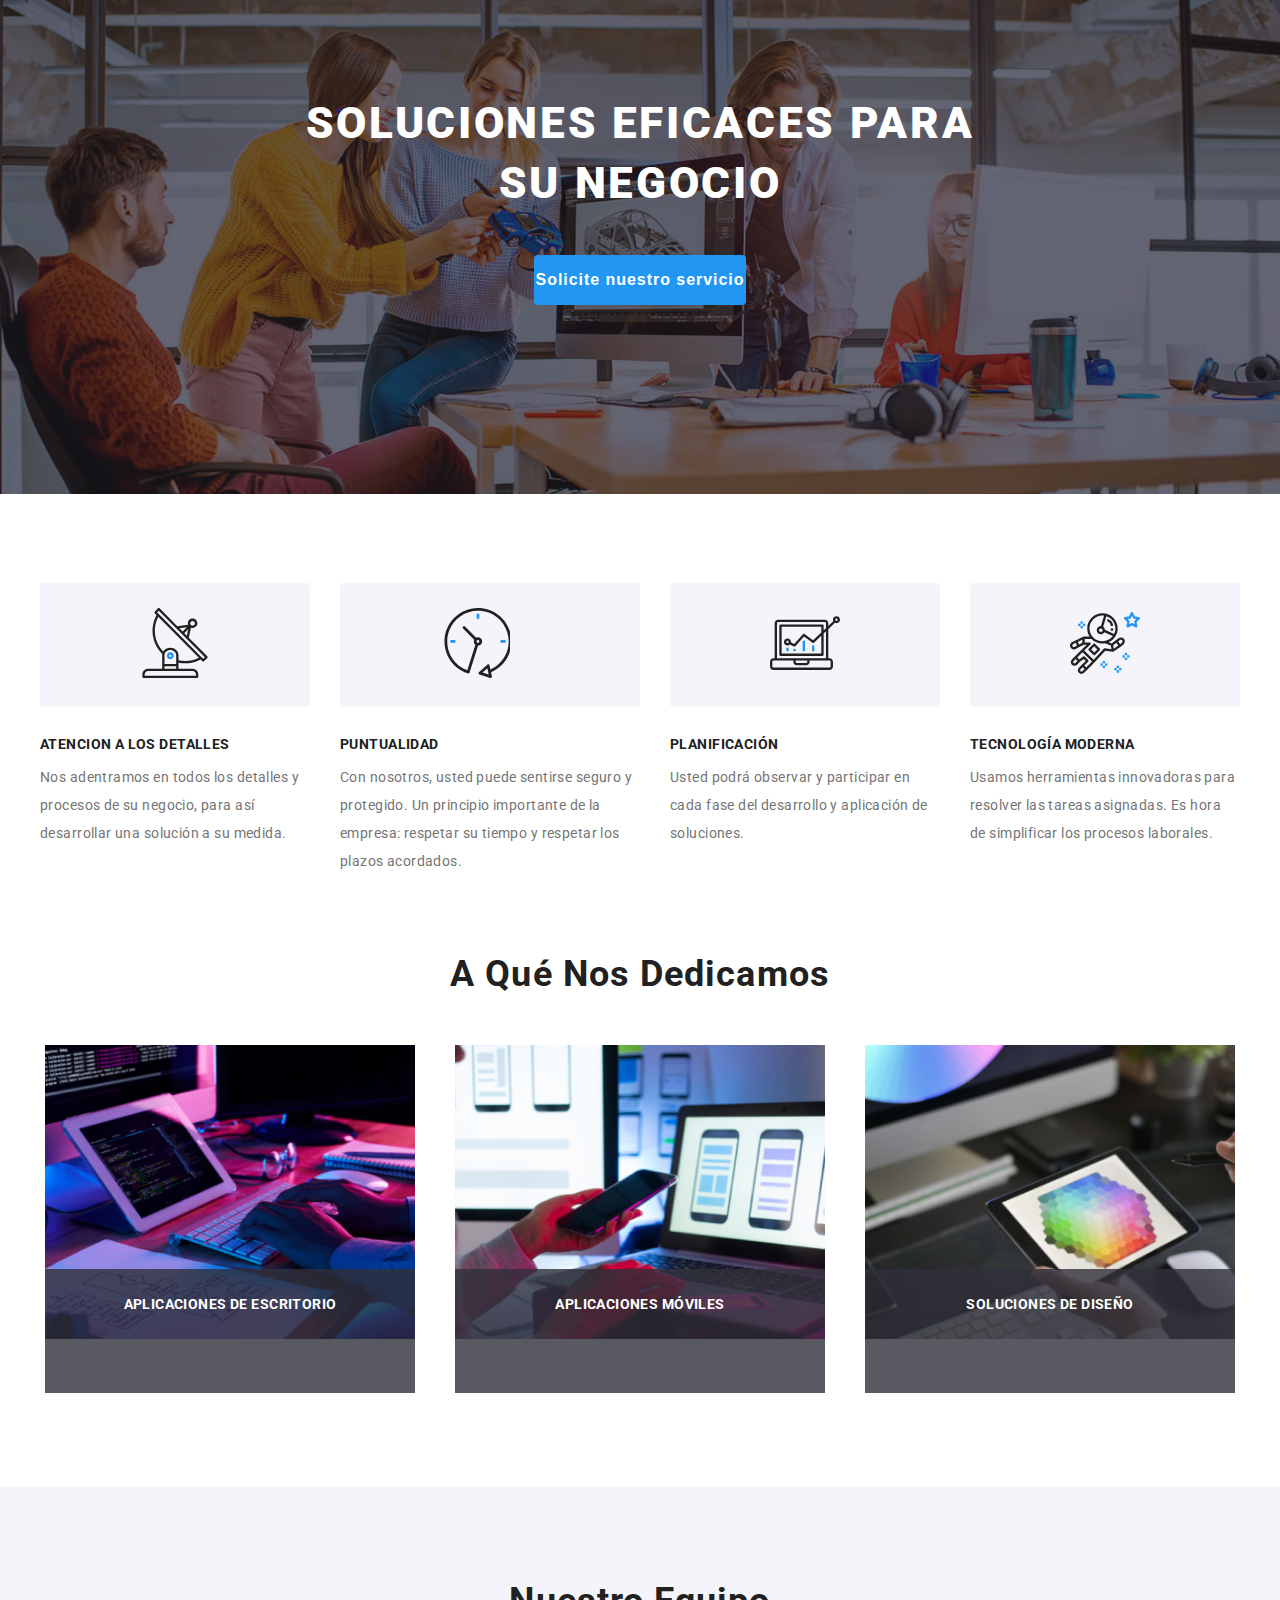
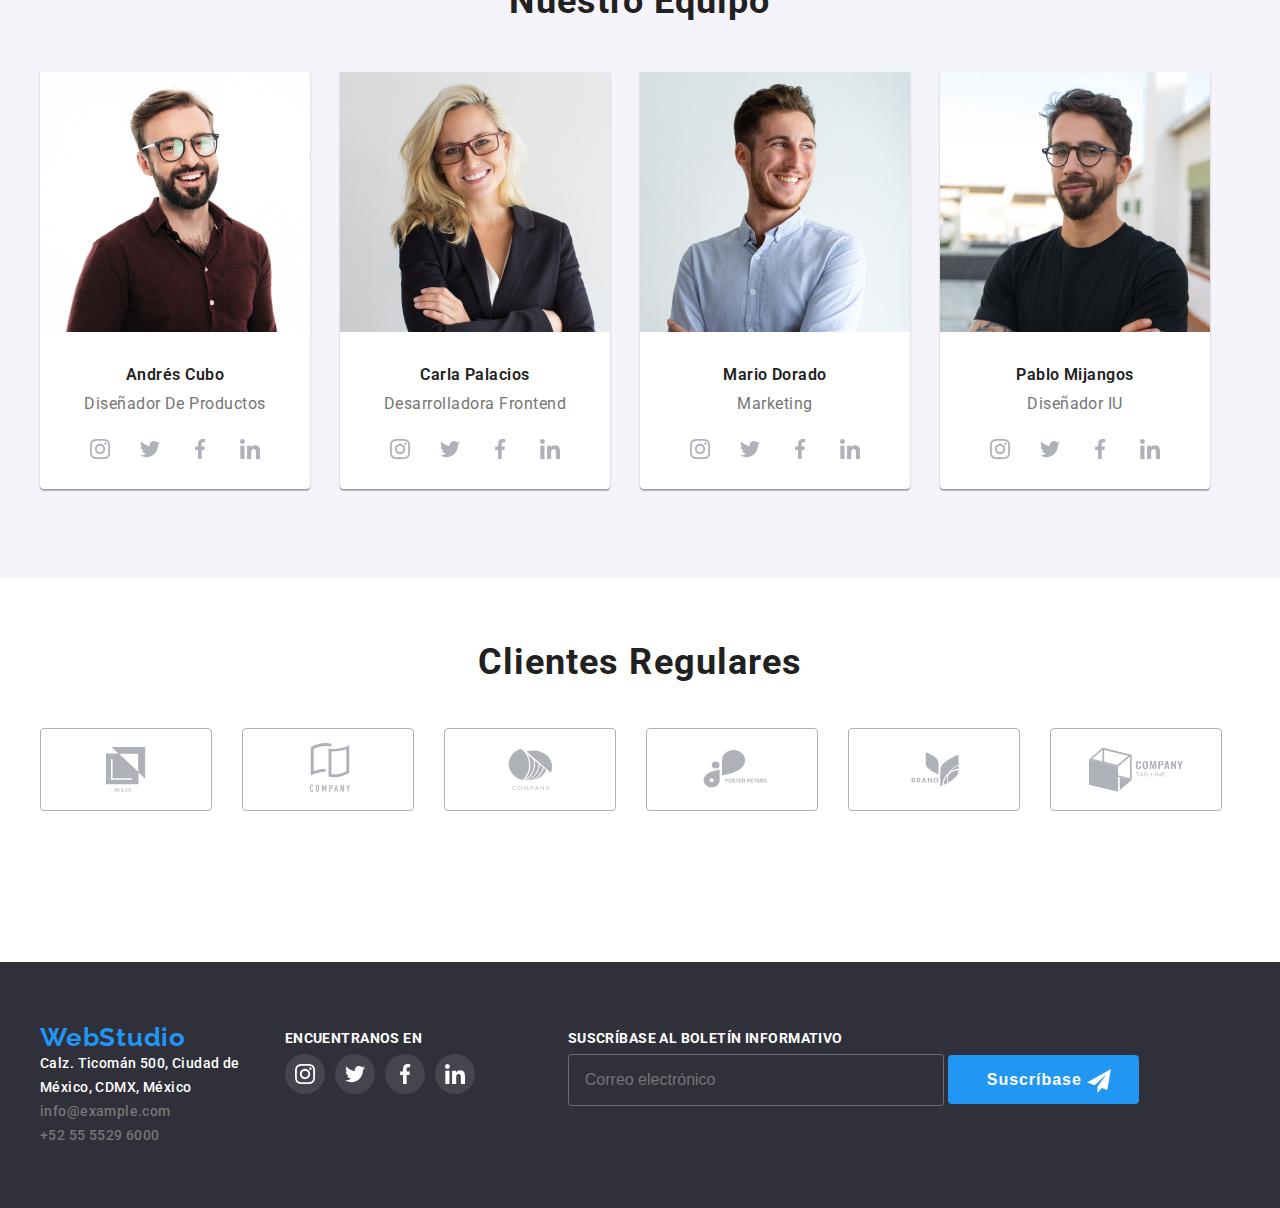
<file: index.html>
<!DOCTYPE html>
<html lang="es">
  <head>
    <meta charset="UTF-8" />
    <meta http-equiv="X-UA-Compatible" content="IE=edge" />
    <meta name="viewport" content="width=device-width, initial-scale=1.0" />
    <link rel="preconnect" href="https://fonts.googleapis.com" />
    <link rel="preconnect" href="https://fonts.gstatic.com" crossorigin />
    <link
      rel="stylesheet"
      href="https://fonts.googleapis.com/css2?family=Raleway:wght@100;200;400;500;700;900&family=Roboto:wght@100;300;400;700;900&display=swap" />
    <link
      rel="stylesheet"
      href="https://cdnjs.cloudflare.com/ajax/libs/modern-normalize/1.1.0/modern-normalize.min.css"
      integrity="sha512-wpPYUAdjBVSE4KJnH1VR1HeZfpl1ub8YT/NKx4PuQ5NmX2tKuGu6U/JRp5y+Y8XG2tV+wKQpNHVUX03MfMFn9Q=="
      crossorigin="anonymous"
      referrerpolicy="no-referrer" />
    <link rel="stylesheet" href="./css/main.min.css" />
    <title>WebStudio</title>
  </head>
  <body>
    <!-- <header class="header">
      <div class="container header__container">
        <nav class="navbar">
          <p class="logo">WebStudio</p>
          <ul class="navbar__menu list">
            <li>
              <a class="navbar__link navbar__link--active" href="./index.html"
                >Estudio</a
              >
            </li>
            <li>
              <a class="navbar__link" href="portafolio.html">Portafolio</a>
            </li>
            <li>
              <a class="navbar__link" href="#"> Contacto </a>
            </li>
          </ul>
        </nav>
        
        <ul class="booking list">
          <li>
            <a class="booking__link" href="mailto:info@devstudio.com"
              ><svg class="icon" width="16" height="12">
                <use href="./images/icons.svg#mail"></use>
              </svg>
              info@devstudio.com</a
            >
          </li>
          <li>
            <a class="booking__link" href="tel:+525555296000"
              ><svg class="icon" width="10" height="16">
                <use href="./images/icons.svg#tel"></use>
              </svg>
              +52 55 5529 6000</a
            >
          </li>
        </ul>
      </div>
    </header> -->
    <main>
      <section class="backdrop is-hidden" data-modal>
        <form class="backform is-hidden" data-modal>
          <h2 class="backform__title">
            Deje sus datos, nos contactaremos con usted
          </h2>
          <label class="backform__name" for="input-name"> Nombre</label>
          <div class="backform__containersvg">
            <input
              class="backform__input"
              type="text"
              name="name"
              id="input-name" />
            <svg class="backform__icon" width="12" height="12" viewBox="0 ">
              <use href="./images/icons.svg#name"></use>
            </svg>
          </div>

          <label class="backform__name"> Telefono</label>
          <div class="backform__containersvg">
            <input class="backform__input" type="tel" name="phone" />
            <svg
              class="backform__icon"
              width="12"
              height="12"
              viewBox="0 0 13 14">
              <use href="./images/icons.svg#phone"></use>
            </svg>
          </div>

          <label class="backform__name"> E-mail</label>
          <div class="backform__containersvg">
            <input class="backform__input" type="email" name="email" />
            <svg
              class="backform__icon"
              width="15"
              height="13"
              viewBox="0 0 15 13">
              <use href="./images/icons.svg#email2"></use>
            </svg>
          </div>

          <label class="backform__name"> Comentarios</label>
          <textarea
            class="backform__comments"
            name="comments"
            placeholder="Introduzca el texto"></textarea>
          <div class="backform__checktext">
            <input
              class="backform__checkbox"
              type="checkbox"
              name="agreement"
              value="yes" />
            <svg class="backform__checkicon" width="15" height="16">
              <use href="./images/icons.svg#checked"></use>
            </svg>
            <span class="backform__policy">
              Estoy de acuerdo con el boletín informativo y acepto los Términos
              y Condiciones.</span
            >
          </div>

          <button type="button" class="backdrop__closebutton" data-modal-close>
            <svg class="icon--exit" width="11" height="11">
              <use href="./images/icons.svg#exit"></use>
            </svg>
          </button>
          <button type="submit" class="backform__senderbutton">Enviar</button>
        </form>
      </section>
      <section class="hero">
          <div class="container">
            <h1 class="hero__header">
              soluciones eficaces para <br />su negocio
            </h1>
            <button class="hero__button" type="button" data-modal-open>
              Solicite nuestro servicio
            </button>
          </div>
      </section>
      <section class="values">
        <div class="container">
          <ul class="list cards">
            <li>
              <div class="cards__box">
                <svg class="icon" width="70" height="70" viewBox="0 0 70 70">
                  <use href="./images/icons.svg#antenna"></use>
                </svg>
              </div>
              <h3 class="cards__title">atencion a los detalles</h3>
              <p class="cards__text">
                Nos adentramos en todos los detalles y procesos de su negocio,
                para así desarrollar una solución a su medida.
              </p>
            </li>
            <li>
              <div class="cards__box">
                <svg class="icon" width="70" height="70f" viewBox="0 0 70 70">
                  <use href="./images/icons.svg#clock"></use>
                </svg>
              </div>
              <h3 class="cards__title">puntualidad</h3>
              <p class="cards__text">
                Con nosotros, usted puede sentirse seguro y protegido. Un
                principio importante de la empresa: respetar su tiempo y
                respetar los plazos acordados.
              </p>
            </li>
            <li>
              <div class="cards__box">
                <svg class="icon" width="70" height="70" viewBox="0 0 70 70">
                  <use href="./images/icons.svg#data"></use>
                </svg>
              </div>
              <h3 class="cards__title">planificación</h3>
              <p class="cards__text">
                Usted podrá observar y participar en cada fase del desarrollo y
                aplicación de soluciones.
              </p>
            </li>
            <li>
              <div class="cards__box">
                <svg class="icon" width="70" height="70" viewBox="0 0 70 70">
                  <use href="./images/icons.svg#astronaut"></use>
                </svg>
              </div>
              <h3 class="cards__title">tecnología moderna</h3>
              <p class="cards__text">
                Usamos herramientas innovadoras para resolver las tareas
                asignadas. Es hora de simplificar los procesos laborales.
              </p>
            </li>
          </ul>
        </div>
      </section>
      <section class="services">
        <div class="container">
          <h2 class="titles">A qué nos dedicamos</h2>
          <ul class="list services__list">
            <li>
              <img
                class="services__images"
                src="./images/image.jpg"
                alt=""
                width="370"
                height="294" />
              <h3 class="services__description">aplicaciones de escritorio</h3>
            </li>
            <li>
              <img
                class="services__images"
                src="./images/image1.jpg"
                alt=""
                width="370"
                height="294" />
              <h3 class="services__description">APLICACIONES MÓVILES</h3>
            </li>
            <li>
              <img
                class="services__images"
                src="./images/image2.jpg"
                alt=""
                width="370"
                height="294" />
              <h3 class="services__description">SOLUCIONES DE DISEÑO</h3>
            </li>
          </ul>
        </div>
      </section>
      <section class="team">
        <div class="container">
          <h2 class="titles">nuestro equipo</h2>
          <ul class="list members">
            <li class="members__cards">
              <img src="./images/image3.jpg" alt="" width="270" height="260" />
              <h3 class="members__names">Andrés Cubo</h3>
              <p class="members__work">Diseñador de Productos</p>
              <ul class="list socials">
                <li>
                  <a class="socials__links" href="#">
                    <svg class="icon" width="20" height="20">
                      <use href="./images/icons.svg#insta"></use>
                    </svg>
                  </a>
                </li>
                <li>
                  <a class="socials__links" href="#">
                    <svg class="icon" width="20" height="20">
                      <use href="./images/icons.svg#twit"></use>
                    </svg>
                  </a>
                </li>
                <li>
                  <a class="socials__links" href="#">
                    <svg class="icon" width="20" height="20">
                      <use href="./images/icons.svg#face"></use>
                    </svg>
                  </a>
                </li>
                <li>
                  <a class="socials__links" href="#">
                    <svg class="icon" width="20" height="20">
                      <use href="./images/icons.svg#linke"></use>
                    </svg>
                  </a>
                </li>
              </ul>
            </li>
            <li class="members__cards">
              <img src="./images/image4.jpg" alt="" width="270" height="260" />
              <div class="team-card">
                <h3 class="members__names">Carla Palacios</h3>
                <p class="members__work">Desarrolladora Frontend</p>
                <ul class="list socials">
                  <li>
                    <a class="socials__links" href="#">
                      <svg class="icon" width="20" height="20">
                        <use href="./images/icons.svg#insta"></use>
                      </svg>
                    </a>
                  </li>
                  <li>
                    <a class="socials__links" href="#">
                      <svg class="icon" width="20" height="20">
                        <use href="./images/icons.svg#twit"></use>
                      </svg>
                    </a>
                  </li>
                  <li>
                    <a class="socials__links" href="#">
                      <svg class="icon" width="20" height="20">
                        <use href="./images/icons.svg#face"></use>
                      </svg>
                    </a>
                  </li>
                  <li>
                    <a class="socials__links" href="#">
                      <svg class="icon" width="20" height="20">
                        <use href="./images/icons.svg#linke"></use>
                      </svg>
                    </a>
                  </li>
                </ul>
              </div>
            </li>
            <li class="members__cards">
              <img src="./images/image5.jpg" alt="" width="270" height="260" />
              <div class="team-card">
                <h3 class="members__names">Mario Dorado</h3>
                <p class="members__work">Marketing</p>
                <ul class="list socials">
                  <li>
                    <a class="socials__links" href="#">
                      <svg class="icon" width="20" height="20">
                        <use href="./images/icons.svg#insta"></use>
                      </svg>
                    </a>
                  </li>
                  <li>
                    <a class="socials__links" href="#">
                      <svg class="icon" width="20" height="20">
                        <use href="./images/icons.svg#twit"></use>
                      </svg>
                    </a>
                  </li>
                  <li>
                    <a class="socials__links" href="#">
                      <svg class="icon" width="20" height="20">
                        <use href="./images/icons.svg#face"></use>
                      </svg>
                    </a>
                  </li>
                  <li>
                    <a class="socials__links" href="#">
                      <svg class="icon" width="20" height="20">
                        <use href="./images/icons.svg#linke"></use>
                      </svg>
                    </a>
                  </li>
                </ul>
              </div>
            </li>
            <li class="members__cards">
              <img src="./images/image6.jpg" alt="" width="270" height="260" />
              <div class="team-card">
                <h3 class="members__names">Pablo Mijangos</h3>
                <p class="members__work">Diseñador IU</p>
                <ul class="list socials">
                  <li>
                    <a class="socials__links" href="#">
                      <svg class="icon" width="20" height="20">
                        <use href="./images/icons.svg#insta"></use>
                      </svg>
                    </a>
                  </li>
                  <li>
                    <a class="socials__links" href="#">
                      <svg class="icon" width="20" height="20">
                        <use href="./images/icons.svg#twit"></use>
                      </svg>
                    </a>
                  </li>
                  <li>
                    <a class="socials__links" href="#">
                      <svg class="icon" width="20" height="20">
                        <use href="./images/icons.svg#face"></use>
                      </svg>
                    </a>
                  </li>
                  <li>
                    <a class="socials__links" href="#">
                      <svg class="icon" width="20" height="20">
                        <use href="./images/icons.svg#linke"></use>
                      </svg>
                    </a>
                  </li>
                </ul>
              </div>
            </li>
          </ul>
        </div>
      </section>
      <section class="clients">
        <div class="container">
          <h2 class="titles">clientes regulares</h2>
          <ul class="list clients__cards">
            <li>
              <a class="clients__links" href="#"
                ><svg class="icon" width="42" height="45" viewbox="0 0 42 47">
                  <use href="./images/icons.svg#client1"></use>
                </svg>
              </a>
            </li>
            <li>
              <a class="clients__links" href="#"
                ><svg class="icon" width="45" height="52" viewbox="0 0 45 52">
                  <use href="./images/icons.svg#client2"></use>
                </svg>
              </a>
            </li>
            <li>
              <a class="clients__links" href="#"
                ><svg class="icon" width="44" height="42">
                  <use href="./images/icons.svg#client3"></use>
                </svg>
              </a>
            </li>
            <li>
              <a class="clients__links" href="#"
                ><svg class="icon" width="85" height="55" viewbox="0 0 85 60">
                  <use href="./images/icons.svg#client4"></use>
                </svg>
              </a>
            </li>
            <li>
              <a class="clients__links" href="#"
                ><svg class="icon" width="85" height="45" viewbox="0 0 105 60">
                  <use href="./images/icons.svg#client5"></use>
                </svg>
              </a>
            </li>
            <li>
              <a class="clients__links" href="#"
                ><svg class="icon" width="94" height="45" viewBox="0 0 94 45">
                  <use href="./images/icons.svg#client6"></use>
                </svg>
              </a>
            </li>
          </ul>
        </div>
      </section>
    </main>
    <footer class="footer">
      <div class="footer__container container">
        <address class="adress">
          <ul class="list">
            <li><p class="logo--bottom logo">WebStudio</p></li>
            <li>
              <p class="adress__office">
                Calz. Ticomán 500, Ciudad de<br />
                México, CDMX, México
              </p>
            </li>
            <li>
              <a class="adress__links" href="mailto:info@example.com"
                >info@example.com</a
              >
            </li>
            <li>
              <a class="adress__links" href="tel:+525555296000"
                >+52 55 5529 6000</a
              >
            </li>
          </ul>
        </address>
        <ul class="list">
          <li><strong class="footer__titles">encuentranos en</strong></li>
          <li>
            <ul class="list socials">
              <li>
                <a class="social__links socials__links--gray" href="#">
                  <svg class="icon" width="20" height="20">
                    <use href="./images/icons.svg#insta"></use>
                  </svg>
                </a>
              </li>
              <li>
                <a class="social__links socials__links--gray" href="#">
                  <svg class="icon" width="20" height="20">
                    <use href="./images/icons.svg#twit"></use>
                  </svg>
                </a>
              </li>
              <li>
                <a class="social__links socials__links--gray" href="#">
                  <svg class="icon" width="20" height="20">
                    <use href="./images/icons.svg#face"></use>
                  </svg>
                </a>
              </li>
              <li>
                <a class="social__links socials__links--gray" href="#">
                  <svg class="icon" width="20" height="20">
                    <use href="./images/icons.svg#linke"></use>
                  </svg>
                </a>
              </li>
            </ul>
          </li>
        </ul>
        <div class="footer__suscriber">
          <strong class="footer__titles"
            >SUSCRÍBASE AL BOLETÍN INFORMATIVO</strong
          >
          <form>
            <label hidden>SUSCRIBETE</label>
            <input
              class="footer__emailsender"
              type="email"
              name="email"
              placeholder="Correo electrónico" />
            <button class="footer__button" type="submit">
              Suscríbase
              <svg class="footer__icon" width="24" height="24">
                <use href="images/icons.svg#footer-sender"></use>
              </svg>
            </button>
          </form>
        </div>
      </div>
    </footer>
    <script src="./modal.js"></script>
  </body>
</html>
</file>
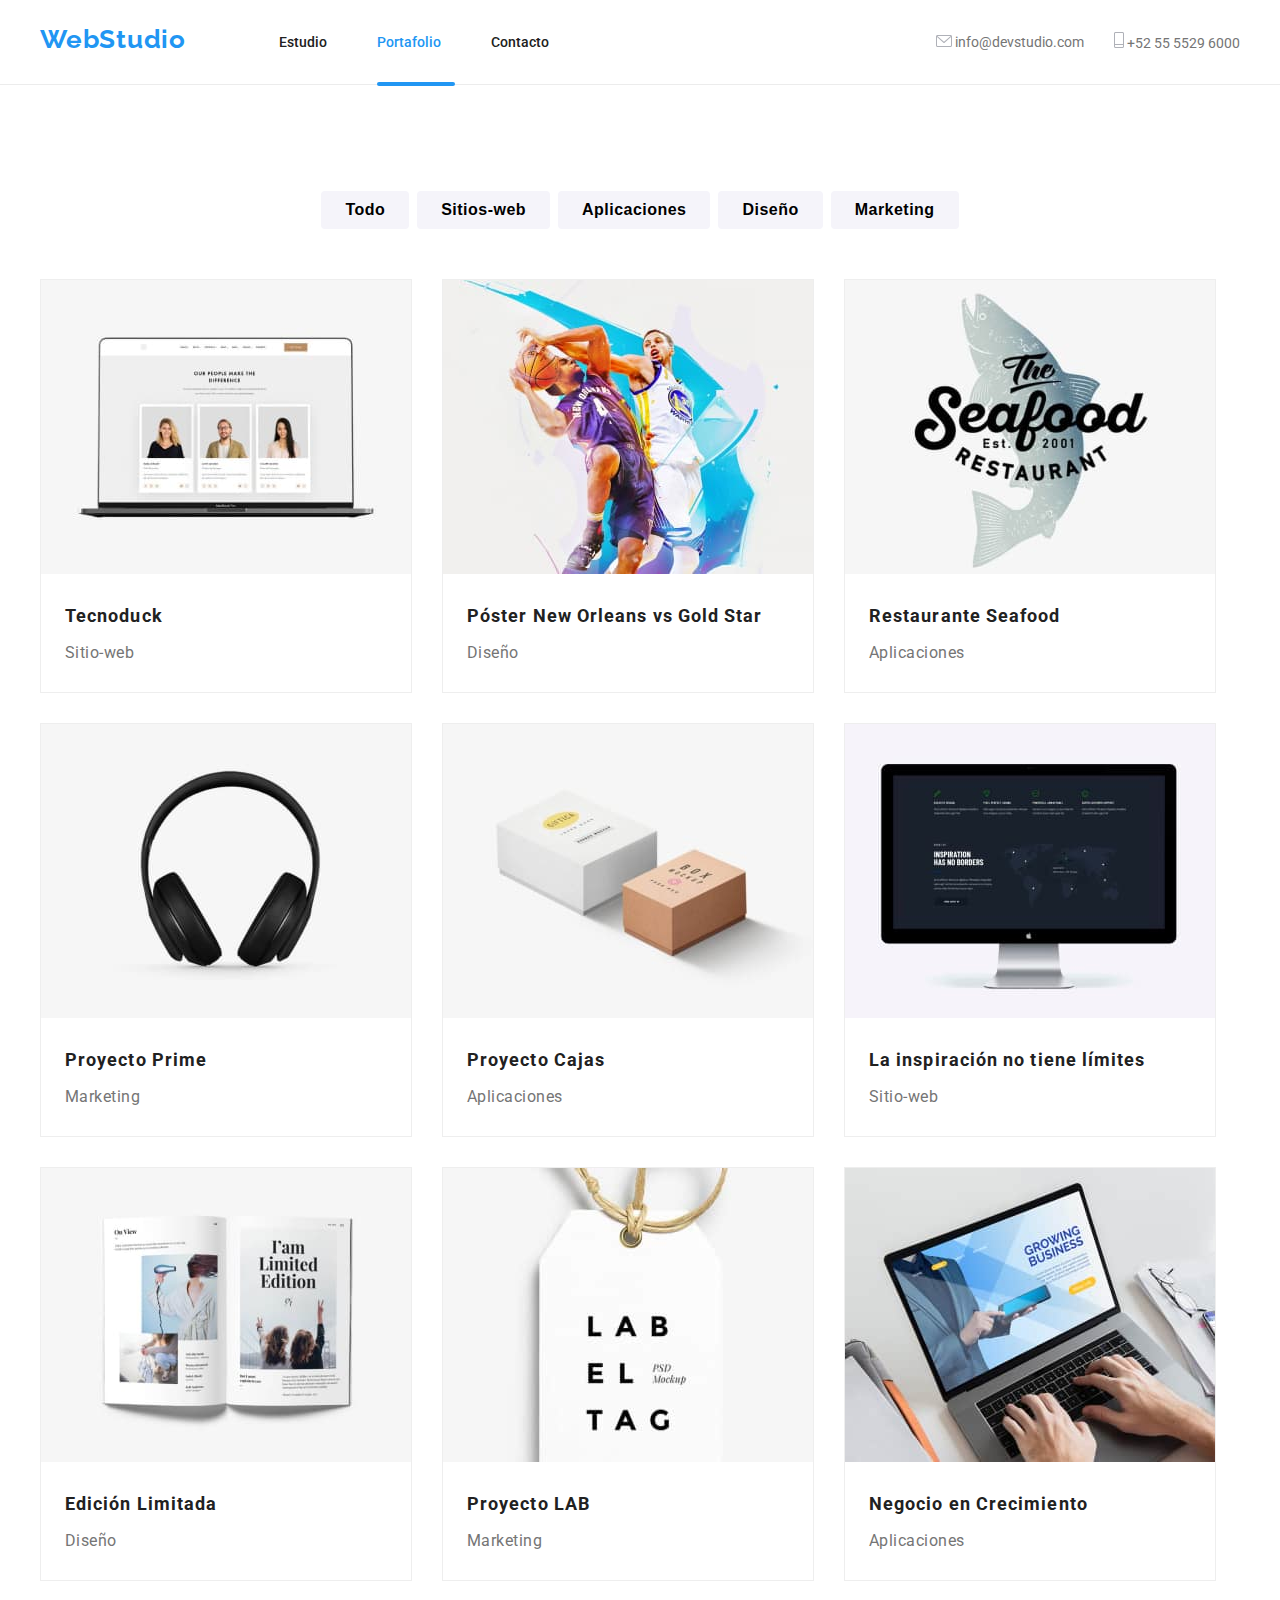
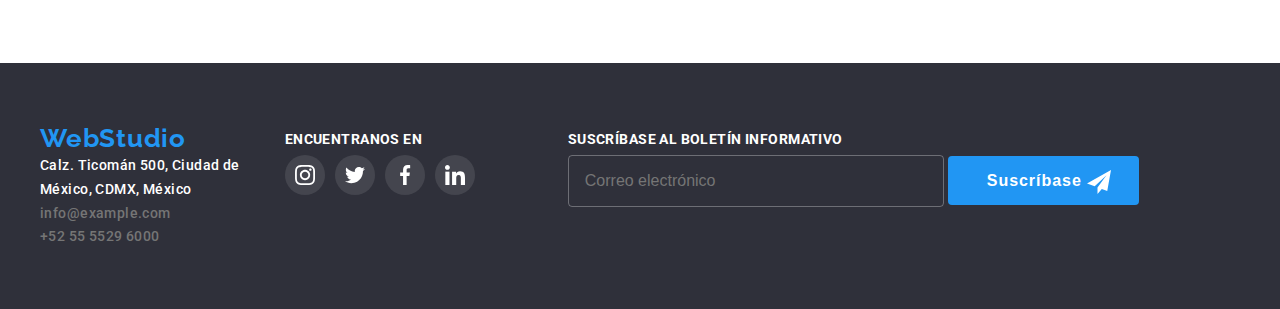
<file: portafolio.html>
<!DOCTYPE html>
<html lang="en">
  <head>
    <meta charset="UTF-8" />
    <meta http-equiv="X-UA-Compatible" content="IE=edge" />
    <meta name="viewport" content="width=device-width, initial-scale=1.0" />
    <link rel="preconnect" href="https://fonts.googleapis.com" />
    <link rel="preconnect" href="https://fonts.gstatic.com" crossorigin />
    <link
      href="https://fonts.googleapis.com/css2?family=Raleway:wght@100;200;400;500;700&family=Roboto:wght@100;300;400;700&display=swap"
      rel="stylesheet" />
    <link
      href="https://fonts.googleapis.com/css2?family=Raleway:wght@100;200;400;500;700&display=swap"
      rel="stylesheet" />
    <link rel="stylesheet" href="./css/main.min.css" />
    <title hidden>Portafolio</title>
  </head>
  <body>
    <header class="header">
      <div class="header__container container">
        <!-- navbar on top -->
        <nav class="navbar">
          <p class="logo">WebStudio</p>
          <ul class="navbar__menu list">
            <li>
              <a class="navbar__link" href="./index.html"
                >Estudio</a
              >
            </li>
            <li>
              <a class="navbar__link navbar__link--active" href="portafolio.html">Portafolio</a>
            </li>
            <li>
              <a class="navbar__link" href="#"> Contacto </a>
            </li>
          </ul>
        </nav>
        <!-- contact with icons on top -->
        <ul class="booking list">
          <li>
            <a class="booking__link" href="mailto:info@devstudio.com"
              ><svg class="icon" width="16" height="12">
                <use href="./images/icons.svg#mail"></use>
              </svg>
              info@devstudio.com</a
            >
          </li>
          <li>
            <a class="booking__link" href="tel:+525555296000"
              ><svg class="icon" width="10" height="16">
                <use href="./images/icons.svg#tel"></use>
              </svg>
              +52 55 5529 6000</a
            >
          </li>
        </ul>
      </div>
    </header>
    <main>
      <section class="projects">
        <div class="container">
          <div class="filter">
            <button type="button" class="filter__button">Todo</button>
            <button type="button" class="filter__button">Sitios-web</button>
            <button type="button" class="filter__button">Aplicaciones</button>
            <button type="button" class="filter__button">Diseño</button>
            <button type="button" class="filter__button">Marketing</button>
          </div>
        
          <ul class="list projects__list">
            <li class="projects__cards">
              <div class="projects__datacard">
                <img
                  src="./images/imageport1.jpg"
                  alt=""
                  width="370"
                  height="294" />
                <span class="projects__overlay">
                  Tecnoduck es una plataforma de distribución de coronavirus de
                  última generación. Las compañías usan esta plataforma para el
                  espionaje digital y los ataques a los servidores seguros de la
                  competencia.
                </span>
              </div>
              <h3 class="projects__names">Tecnoduck</h3>
              <p class="projects__works">Sitio-web</p>
            </li>
            <li class="projects__cards">
              <div class="projects__datacard">
                <img
                  src="./images/imageport2.jpg"
                  alt=""
                  width="370"
                  height="294" />
                <span class="projects__overlay"
                  >Tecnoduck es una plataforma de distribución de coronavirus de
                  última generación. Las compañías usan esta plataforma para el
                  espionaje digital y los ataques a los servidores seguros de la
                  competencia.
                </span>
              </div>
              <h3 class="projects__names">Póster New Orleans vs Gold Star</h3>
              <p class="projects__works">Diseño</p>
            </li>
            <li class="projects__cards">
              <div class="projects__datacard">
                <img
                  src="./images/imageport3.jpg"
                  alt=""
                  width="370"
                  height="294" />
                <span class="projects__overlay"
                  >Tecnoduck es una plataforma de distribución de coronavirus de
                  última generación. Las compañías usan esta plataforma para el
                  espionaje digital y los ataques a los servidores seguros de la
                  competencia.
                </span>
              </div>
              <h3 class="projects__names">Restaurante Seafood</h3>
              <p class="projects__works">Aplicaciones</p>
            </li>
            <li class="projects__cards">
              <div class="projects__datacard">
                <img
                  src="./images/imageport4.jpg"
                  alt=""
                  width="370"
                  height="294" />
                <span class="projects__overlay"
                  >Tecnoduck es una plataforma de distribución de coronavirus de
                  última generación. Las compañías usan esta plataforma para el
                  espionaje digital y los ataques a los servidores seguros de la
                  competencia.
                </span>
              </div>
              <h3 class="projects__names">Proyecto Prime</h3>
              <p class="projects__works">Marketing</p>
            </li>
            <li class="projects__cards">
              <div class="projects__datacard">
                <img
                  src="./images/imageport5.jpg"
                  alt=""
                  width="370"
                  height="294" />
                <span class="projects__overlay"
                  >Tecnoduck es una plataforma de distribución de coronavirus de
                  última generación. Las compañías usan esta plataforma para el
                  espionaje digital y los ataques a los servidores seguros de la
                  competencia.
                </span>
              </div>
              <h3 class="projects__names">Proyecto Cajas</h3>
              <p class="projects__works">Aplicaciones</p>
            </li>
            <li class="projects__cards">
              <div class="projects__datacard">
                <img
                  src="./images/imageport6.jpg"
                  alt=""
                  width="370"
                  height="294" />
                <span class="projects__overlay"
                  >Tecnoduck es una plataforma de distribución de coronavirus de
                  última generación. Las compañías usan esta plataforma para el
                  espionaje digital y los ataques a los servidores seguros de la
                  competencia.
                </span>
              </div>
              <h3 class="projects__names">La inspiración no tiene límites</h3>
              <p class="projects__works">Sitio-web</p>
            </li>
            <li class="projects__cards">
              <div class="projects__datacard">
                <img
                  src="./images/imageport7.jpg"
                  alt=""
                  width="370"
                  height="294" />
                <span class="projects__overlay"
                  >Tecnoduck es una plataforma de distribución de coronavirus de
                  última generación. Las compañías usan esta plataforma para el
                  espionaje digital y los ataques a los servidores seguros de la
                  competencia.
                </span>
              </div>
              <h3 class="projects__names">Edición Limitada</h3>
              <p class="projects__works">Diseño</p>
            </li>
            <li class="projects__cards">
              <div class="projects__datacard">
                <img
                  src="./images/imageport8.jpg"
                  alt=""
                  width="370"
                  height="294" />
                <span class="projects__overlay"
                  >Tecnoduck es una plataforma de distribución de coronavirus de
                  última generación. Las compañías usan esta plataforma para el
                  espionaje digital y los ataques a los servidores seguros de la
                  competencia.
                </span>
              </div>
              <h3 class="projects__names">Proyecto LAB</h3>
              <p class="projects__works">Marketing</p>
            </li>
            <li class="projects__cards">
              <div class="projects__datacard">
                <img
                  src="./images/imageport9.jpg"
                  alt=""
                  width="370"
                  height="294" />
                <span class="projects__overlay"
                  >Tecnoduck es una plataforma de distribución de coronavirus de
                  última generación. Las compañías usan esta plataforma para el
                  espionaje digital y los ataques a los servidores seguros de la
                  competencia.
                </span>
              </div>
              <h3 class="projects__names">Negocio en Crecimiento</h3>
              <p class="projects__works">Aplicaciones</p>
            </li>
          </ul>
        </div>
      </section>
    </main>
    <footer class="footer">
      <div class="footer__container container">
        <address class="adress">
          <ul class="list">
            <li><p class="logo--bottom logo">WebStudio</p></li>
            <li>
              <p class="adress__office">
                Calz. Ticomán 500, Ciudad de<br />
                México, CDMX, México
              </p>
            </li>
            <li>
              <a class="adress__links" href="mailto:info@example.com"
                >info@example.com</a
              >
            </li>
            <li>
              <a class="adress__links" href="tel:+525555296000"
                >+52 55 5529 6000</a
              >
            </li>
          </ul>
        </address>
        <ul class="list">
          <li><strong class="footer__titles">encuentranos en</strong></li>
          <li>
            <ul class="list socials">
              <li>
                <a class="social__links socials__links--gray" href="#">
                  <svg class="icon" width="20" height="20">
                    <use href="./images/icons.svg#insta"></use>
                  </svg>
                </a>
              </li>
              <li>
                <a class="social__links socials__links--gray" href="#">
                  <svg class="icon" width="20" height="20">
                    <use href="./images/icons.svg#twit"></use>
                  </svg>
                </a>
              </li>
              <li>
                <a class="social__links socials__links--gray" href="#">
                  <svg class="icon" width="20" height="20">
                    <use href="./images/icons.svg#face"></use>
                  </svg>
                </a>
              </li>
              <li>
                <a class="social__links socials__links--gray" href="#">
                  <svg class="icon" width="20" height="20">
                    <use href="./images/icons.svg#linke"></use>
                  </svg>
                </a>
              </li>
            </ul>
          </li>
        </ul>
        <div class="footer__suscriber">
          <strong class="footer__titles"
            >SUSCRÍBASE AL BOLETÍN INFORMATIVO</strong
          >
          <form>
            <label hidden>SUSCRIBETE</label>
            <input
              class="footer__emailsender"
              type="email"
              name="email"
              placeholder="Correo electrónico" />
            <button class="footer__button" type="submit">
              Suscríbase
              <svg class="footer__icon" width="24" height="24">
                <use href="images/icons.svg#footer-sender"></use>
              </svg>
            </button>
          </form>
        </div>
      </div>
    </footer>
  </body>
</html>
</file>
<file: css/main.min.css>
:root{--black-color1: #212121;--black-color2: #2f303a;--grey-color1: #757575;--grey-color2: #afb1b8;--white-color1: #ffffff;--white-color2: #f5f4fa;--white-color3: #ececec;--blue-color1: #2196f3}.socials{display:flex;gap:10px;justify-content:center;padding-bottom:20px}.socials__links{align-items:center;border-radius:25px;display:flex;justify-content:center;height:40px;width:40px}.socials__links:hover,.socials__links:focus{background-color:var(--blue-color1)}.socials__links:hover .icon,.socials__links:focus .icon{fill:var(--white-color1)}.socials__links--gray{align-items:center;background-color:#44454e;border-radius:25px;display:flex;height:40px;width:40px;justify-content:center}.socials__links--gray .icon{fill:var(--white-color1)}.socials__links--gray:focus,.socials__links--gray:hover{background-color:var(--blue-color1)}.header{align-items:center;border-bottom:1px solid #ececec}.header__container{display:flex;justify-content:space-between}.navbar{display:flex}.navbar__menu{display:flex;gap:50px;padding-left:93px;padding-top:32px;padding-bottom:32px;margin:0}.navbar__link{color:var(--black-color1);font-family:Roboto;font-size:14px;font-weight:500;line-height:1.17em}.navbar__link--active{color:var(--blue-color1);position:relative}.navbar__link--active::after{background:#2196f3;border-radius:2px;content:"";color:var(--blue-color1);position:absolute;width:78px;height:4px;left:0;top:48px}.navbar__link:hover,.navbar__link:focus{color:var(--blue-color1)}.booking{display:flex;gap:30px;padding:32px 0px 32px 270px;flex-wrap:nowrap}.booking__link{color:var(--grey-color1);fill:var(--grey-color1);font-size:14px;line-height:1.17em}.booking__link:visited{color:var(--black-color1)}.booking .navbar__link:focus,.booking .navbar__link:hover,.booking__link:focus,.booking__link:hover{color:var(--blue-color1)}.booking__link:focus .icon,.booking__link:hover .icon{fill:var(--blue-color1)}.hero{background-image:url("../images/imageoverlay-hero.png"),url("../images/image-hero-sec.jpg");background-position:center;background-repeat:no-repeat;background-size:cover;margin:0 auto;padding:0px 15px 0 15px;text-align:center;z-index:0}.hero__header{color:var(--white-color1);font-size:44px;font-weight:900;letter-spacing:.06em;line-height:1.36em;padding:94px 0px 41px;text-align:center;text-transform:uppercase}.hero__button{background-color:var(--blue-color1);border:none;border-radius:4px;color:var(--white-color1);cursor:pointer;font-size:16px;font-weight:700;letter-spacing:.06em;line-height:1.875em;margin-bottom:189px;padding:2px;padding-top:10px;padding-bottom:10px}.hero__button:hover,.hero__button:focus{background-color:#188ce8}@media screen and (max-width: 1200px){.hero__header{font-size:34px}}.values .cards{display:flex;gap:30px;padding-top:89px}.values .cards__box{background-color:var(--white-color2);border-radius:4px;padding:100px;padding-top:25px;padding-bottom:25px;margin-bottom:30px}.values .cards__title{color:var(--black-color1);font-size:14px;font-weight:700;letter-spacing:.03em;line-height:1.14em;padding-bottom:10px;text-transform:uppercase;text-align:left}.values .cards__text{color:var(--grey-color1);font-family:Roboto;font-size:14px;font-weight:400;letter-spacing:.03em;line-height:2em;word-wrap:break-word}@media screen and (max-width: 1199px){.cards{margin:0 auto;display:flex;flex-wrap:wrap;max-width:570px;justify-content:center}.cards__box{max-width:270px}.cards__title{max-width:270px}.cards__text{max-width:270px}}.services{padding:79px 0px 94px}.services__list{display:flex;justify-content:space-around;gap:30px;padding-top:50px}.services__images{position:absolute}.services__description{background-color:rgba(47,48,58,.8);color:var(--white-color1);font-size:14px;font-weight:700;letter-spacing:.03em;line-height:1.17em;margin-top:224px;padding:27px 0px 27px 0px;position:relative;text-transform:uppercase;text-align:center;white-space:nowrap;width:370px;height:70px;z-index:1}@media screen and (max-width: 1199px){.services__list{flex-wrap:wrap}.services__list__description{padding:10px 0px 10px 0px;width:200px}}.team{background-color:var(--white-color2);padding-top:94px}.team .members{display:flex;gap:30px;padding-bottom:89px;padding-top:50px}.team .members__cards{background-color:var(--white-color1);border-radius:0px 0px 4px 4px;box-shadow:0px 1px 3px rgba(0,0,0,.12),0px 1px 1px rgba(0,0,0,.14),0px 2px 1px rgba(0,0,0,.2)}.team .members__names{color:var(--black-color1);font-size:16px;font-weight:600;letter-spacing:.03em;line-height:1.18em;padding-top:30px;padding-bottom:10px;text-transform:capitalize;text-align:center}.team .members__work{color:var(--grey-color1);font-size:16px;font-weight:400;letter-spacing:.03em;line-height:1.18em;padding-bottom:16px;text-transform:capitalize;text-align:center}@media screen and (max-width: 1199px){.members{margin:0 auto;display:flex;flex-wrap:wrap;justify-content:center}}.clients{padding-top:64px}.clients__cards{display:flex;gap:30px;padding:44px 0 151px}.clients__links{align-items:center;border:1px solid #afb1b8;border-radius:4px;display:flex;justify-content:center;height:81px;width:170px}.clients__links:hover,.clients__links:focus{border:1px solid #2196f3}.clients__links:hover .icon,.clients__links:focus .icon{fill:var(--blue-color1)}@media screen and (max-width: 1199px){.clients{padding-top:64px}.clients__cards{flex-wrap:wrap;margin:0 auto;justify-content:center}}.backdrop{align-items:center;background-color:rgba(0,0,0,.2);display:flex;flex-direction:column;height:78vh;justify-content:center;width:100vw;position:fixed;left:0;top:0;opacity:1;z-index:10;transition:opacity .5s cubic-bezier(0.4, 0, 0.2, 1)}.backdrop.is-hidden{pointer-events:none;opacity:0}.backdrop__closebutton .icon--exit{fill:var(--black-color1)}.backdrop__button:hover .icon--exit{fill:var(--blue-color1)}.backdrop__closebutton{cursor:pointer;background-color:var(--white-color1);border:1px solid rgba(0,0,0,.1);border-radius:25px;width:30px;height:30px;font-size:18px;font-weight:500;position:absolute;right:8px;top:6.5px}@media screen and (max-width: 1198px){.backdrop{height:481px;width:100vw}}.backform{background-color:var(--white-color1);box-shadow:0px 1px 3px rgba(0,0,0,.12),0px 1px 1px rgba(0,0,0,.14),0px 2px 1px rgba(0,0,0,.2);border-radius:4px;width:528px;height:581px;position:relative;opacity:0;padding-left:41px;padding-right:39px;transition:opacity cubic-bezier(0.4, 0, 0.2, 1) 2s,transform .25s cubic-bezier(0.4, 0, 0.2, 1)}.backform.is-hidden{opacity:1}.backform__title{text-align:center;font-size:20px;font-weight:700;letter-spacing:.03em;line-height:1.17em;padding:38.5px 0 12px 0}.backform__name{padding-top:10px;padding-bottom:4px;text-align:left}.backform__input{border:1px solid rgba(33,33,33,.2);border-radius:4px;display:block;height:40px;margin-top:4px;outline:none;margin-bottom:10px;padding-left:40px;width:100%}.backform__comments{border:1px solid rgba(33,33,33,.2);border-radius:4px;display:block;height:120px;margin:4px 0 20px 0;padding:12px 0 0 16px;outline:none;width:100%}.backform__input:hover,.backform__comments:focus,.backform__input:focus{border:1px solid #2196f3}.backform .backform__comments:hover{border:1px solid #2196f3}.backform__input:hover+.backform__icon,.backform__input:hover+.backform__icon,.backform__input:focus+.backform__icon,.backform__input:focus+.backform__icon{fill:#2196f3}.backform__containersvg{position:relative}.backform__icon{position:absolute;top:14px;left:12px}.backform__checktext{margin-left:16px;padding-bottom:5px;position:relative}.backform__checkbox{width:15px;height:16px;z-index:10}.backform__checkicon{display:none;position:absolute;top:0;left:0}.backform__checkbox:checked{appearance:none;border:#000}.backform__checkbox:checked~.backform__checkicon{display:inline;fill:#2196f3}.backform__checktext:hover .backform__checkicon{display:none}.backform__checkbox::before{content:"";color:#fff;background-color:#2196f3;border-radius:2px;display:block;width:15px;height:16px;visibility:hidden}.backform__checktext:hover .backform__checkbox::before{visibility:visible}.backform__policy{display:inline-block;color:#757575;font-style:normal;font-weight:400;font-size:14px;line-height:1.71em;letter-spacing:.03em;padding-bottom:4px;position:absolute;left:19px;top:-4px}.backform__senderbutton{border:none;border-radius:4px;background-color:var(--blue-color1);display:block;color:var(--white-color1);font-size:16px;font-weight:700;letter-spacing:.06em;line-height:1.875em;padding:10px 75px;text-align:center;margin:20px auto}@media screen and (max-width: 1198px){.backform{width:480px;height:480px}.backform__comments{height:10vh;width:100%}.backform__title{text-align:center;font-size:16px;font-weight:700;letter-spacing:.03em;line-height:1.17em;padding:18.5px 0 5px 0}.backform__input{width:100%}.backform__senderbutton{padding:5px 75px}}.footer{background-color:var(--black-color2)}.footer__container{display:flex;flex:1;gap:45px;padding:60px 0px 60px}.footer__titles{box-sizing:content-box;color:var(--white-color1);font-size:14px;font-weight:700;letter-spacing:.03em;line-height:2.3em;text-transform:uppercase}.footer__suscriber{padding-left:48px}.footer__emailsender{background-color:rgba(255,255,255,0);border:1px solid rgba(255,255,255,.3);border-radius:4px;color:var(--grey-color1);font-size:16px;width:358px;outline:none;padding:16px 0 16px 16px}.footer__button{align-items:center;border:none;border-radius:4px;background:var(--blue-color1);color:var(--white-color1);font-weight:700;font-size:16px;line-height:1.85em;letter-spacing:.06em;padding:10px 28px 10px 39px;text-align:center}.footer__icon{vertical-align:middle}@media screen and (max-width: 1199px){.footer__container{flex-wrap:wrap;justify-content:center}.footer__button{margin:10px 90px}.footer__titles{align-items:center;text-align:center}.footer__suscriber{align-items:center;text-align:center}.footer__emailsender{background-color:rgba(255,255,255,0);border:1px solid rgba(255,255,255,.3);border-radius:4px;color:var(--grey-color1);font-size:16px;width:340px;outline:none;padding:16px 0 16px 16px}}.adress__office{color:var(--white-color1);font-size:14px;font-weight:500;letter-spacing:.03em;line-height:1.71em}.adress__links{color:var(--grey-color1);font-size:14px;font-weight:500;letter-spacing:.03em;line-height:1.71em}.adress__links:focus,.adress__links:hover{color:var(--blue-color1)}.filter{display:flex;gap:8px;justify-content:center;padding-top:106px;padding-bottom:50px}.filter__button{background-color:var(--white-color2);border:none;border-radius:4px;cursor:pointer;font-size:16px;font-weight:600;letter-spacing:.03em;line-height:1.62em;padding:6px;padding-left:24px;padding-right:24px}.filter__button:focus,.filter__button:hover{background-color:var(--blue-color1);color:var(--white-color1)}.projects__list{cursor:pointer;display:flex;flex-wrap:wrap;gap:30px;padding-bottom:82px}.projects__cards{border:1px solid #eee;width:370px}.projects__cards:hover{box-shadow:0px 1px 1px rgba(0,0,0,.12),0px 4px 4px rgba(0,0,0,.06),1px 4px 6px rgba(0,0,0,.16)}.projects__names{font-size:18px;font-weight:700;letter-spacing:.06em;line-height:2em;padding:24px;padding-top:20px;padding-bottom:4px}.projects__works{color:var(--grey-color1);font-size:16px;font-weight:400;letter-spacing:.03em;line-height:1.87em;padding-left:24px;padding-right:24px;padding-bottom:24px}.projects__datacard{position:relative;overflow:hidden}.projects__overlay{display:flex;align-items:center;background-color:rgba(33,150,243,.9);box-sizing:border-box;color:var(--white-color1);font-size:18px;font-weight:400;justify-self:center;letter-spacing:.03em;line-height:28px;height:100%;width:100%;padding:60px 24px;position:absolute;transform:translateY(100%);transition:transform .25s cubic-bezier(0.4, 0, 0.2, 1);top:0;left:0}.projects__cards:hover .projects__overlay{transform:translateY(0%)}*{padding:0;margin:0}body{align-items:center;box-sizing:content-box;color:var(--black-color1);font-family:Roboto,sans-serif;font-size:16px;vertical-align:middle}.container{margin:0 auto;padding-left:15px;padding-right:15px;width:1200px}.list{font-style:normal;list-style:none}a{text-decoration:none}.icon{fill:var(--grey-color2)}.logo{color:var(--blue-color1);display:inline-block;font-family:Raleway;font-size:26px;font-weight:700;letter-spacing:.03em;line-height:1.19em;padding-top:24px;padding-bottom:6px}.logo--bottom{padding:0}.titles{color:var(--black-color1);font-size:36px;font-weight:700;letter-spacing:.03em;line-height:1.14em;text-align:center;text-transform:capitalize}@media screen and (max-width: 1199px){.container{width:unset}}/*# sourceMappingURL=main.min.css.map */
</file>
